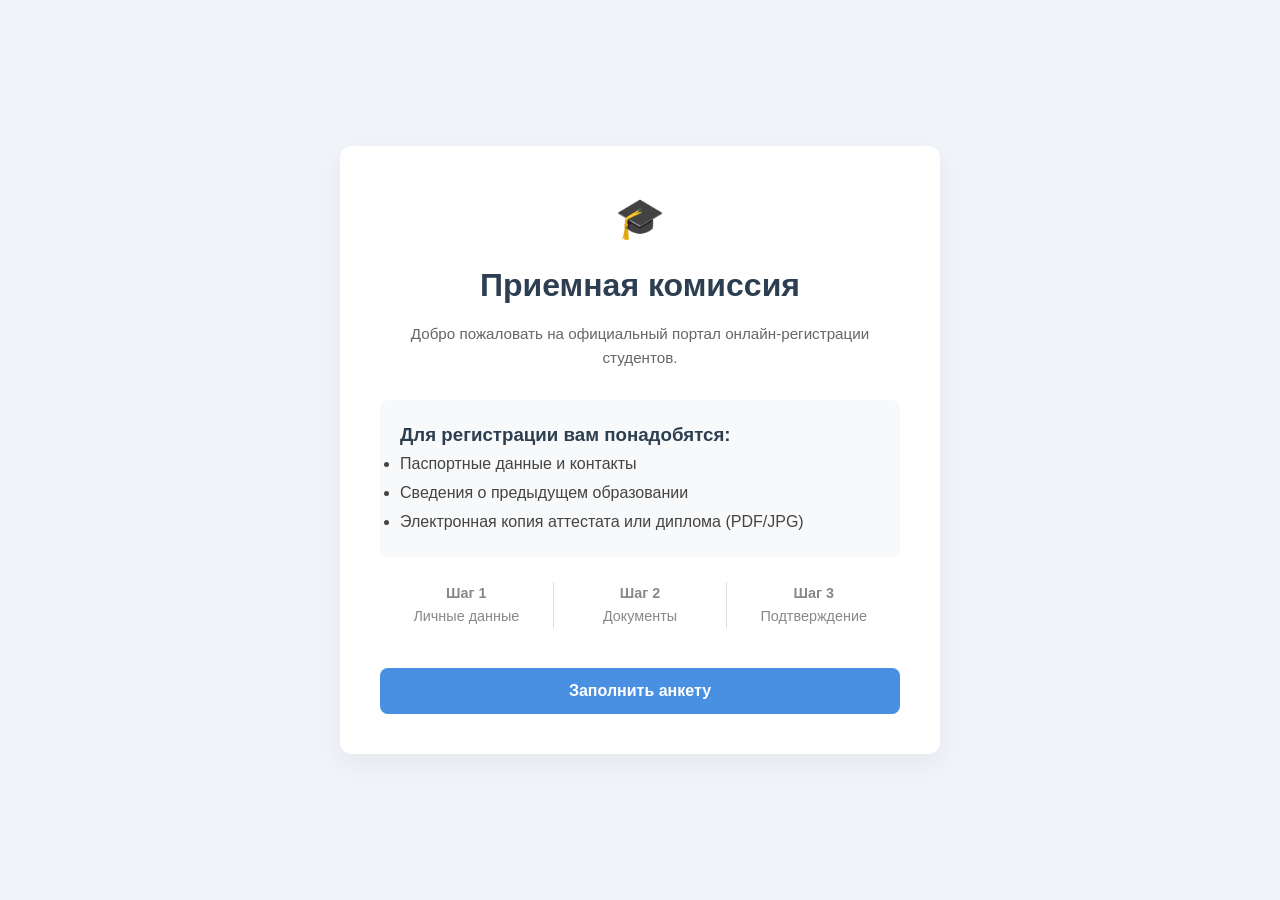
<file: index.html>
<!DOCTYPE html>
<html lang="ru">
<head>
    <meta charset="UTF-8">
    <meta name="viewport" content="width=device-width, initial-scale=1.0">
    <title>Портал регистрации студентов</title>
    <link rel="stylesheet" href="style.css">
</head>
<body>
    <div class="container" style="max-width: 600px;">
        <header style="text-align: center; margin-bottom: 30px;">
            <div class="logo" style="font-size: 40px; margin-bottom: 10px;">🎓</div>
            <h1>Приемная комиссия</h1>
            <p style="color: #666;">Добро пожаловать на официальный портал онлайн-регистрации студентов.</p>
        </header>

        <main>
            <section class="info-section" style="background: #f8f9fa; padding: 20px; border-radius: 8px; margin-bottom: 25px;">
                <h3>Для регистрации вам понадобятся:</h3>
                <ul style="line-height: 1.8; color: #444;">
                    <li>Паспортные данные и контакты</li>
                    <li>Сведения о предыдущем образовании</li>
                    <li>Электронная копия аттестата или диплома (PDF/JPG)</li>
                </ul>
            </section>

            <div class="steps-preview" style="display: flex; justify-content: space-between; margin-bottom: 30px; font-size: 0.9em; color: #888;">
                <div style="text-align: center; flex: 1;">
                    <div style="font-weight: bold;">Шаг 1</div>
                    Личные данные
                </div>
                <div style="text-align: center; flex: 1; border-left: 1px solid #ddd; border-right: 1px solid #ddd;">
                    <div style="font-weight: bold;">Шаг 2</div>
                    Документы
                </div>
                <div style="text-align: center; flex: 1;">
                    <div style="font-weight: bold;">Шаг 3</div>
                    Подтверждение
                </div>
            </div>

            <button type="button" class="btn-next" onclick="startRegistration()">
                Заполнить анкету
            </button>
        </main>
    </div>

    <script>
        function startRegistration() {
            // Очистка старых данных перед началом новой сессии
            sessionStorage.clear();
            window.location.href = 'step1.html';
        }
    </script>
</body>
</html>
</file>
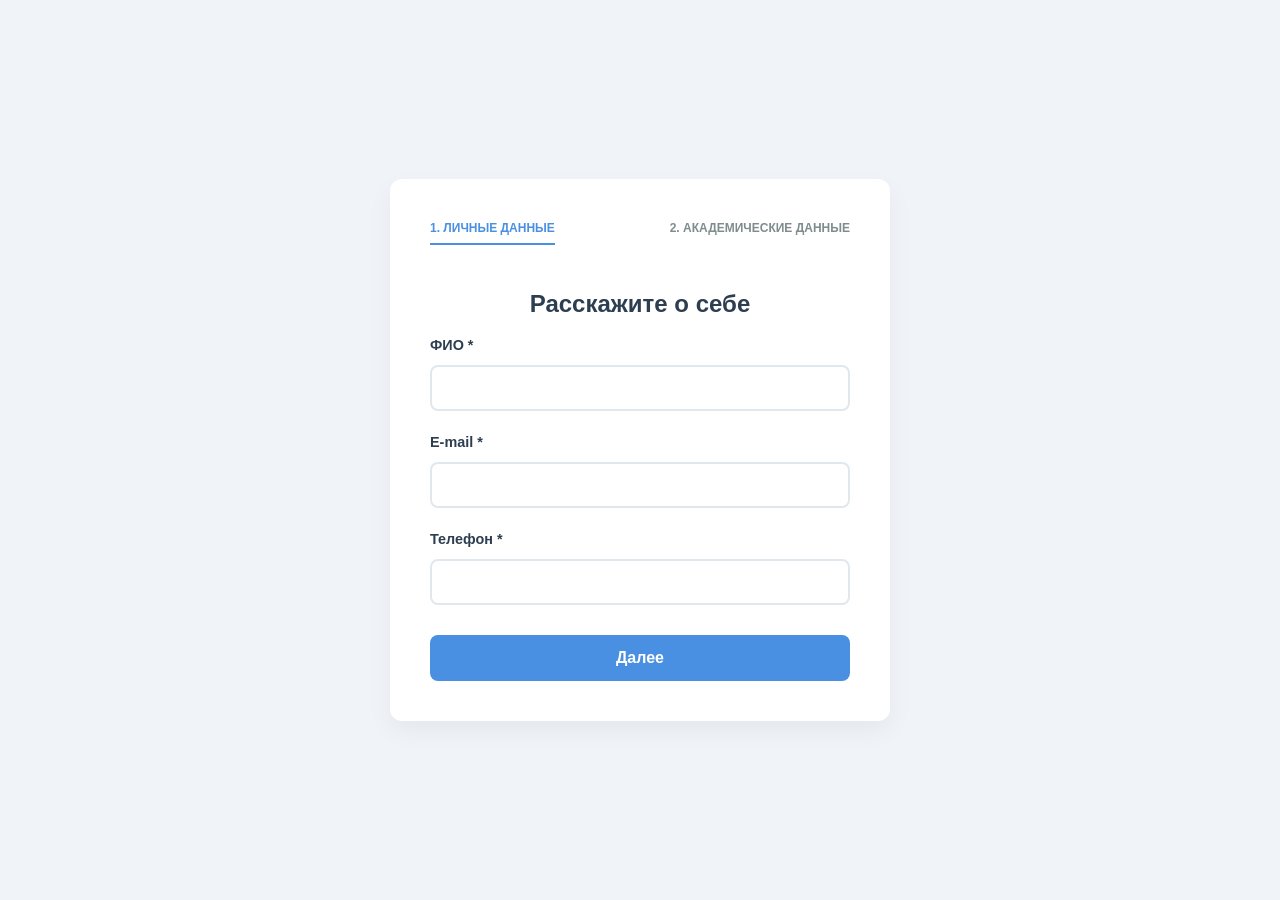
<file: step1.html>
<!DOCTYPE html>
<html lang="ru">
<head>
    <meta charset="UTF-8">
    <meta name="viewport" content="width=device-width, initial-scale=1.0">
    <title>Регистрация</title>
    <link rel="stylesheet" href="style.css">
</head>
<body>
    <div class="container">
        <!-- Индикатор прогресса -->
        <div class="progress-bar">
            <div class="step active">1. Личные данные</div>
            <div class="step">2. Академические данные</div>
        </div>

        <form id="step1-form">
            <h2>Расскажите о себе</h2>
            <!-- используем required, чтобы система не принимала пустые поля -->
            <div class="form-group">
                <label for="fullName">ФИО *</label>
                <input type="text" id="fullName" required>
            </div>

            <div class="form-group">
                <label for="email">E-mail *</label>
                <input type="email" id="email" required>
            </div>

            <div class="form-group">
                <label for="phone">Телефон *</label>
                <input type="tel" id="phone" required>
            </div>

            <button type="submit" class="btn-next">Далее</button>
        </form>
    </div>

    <script src="validation.js"></script>
    <script src="state.js"></script>
</body>
</html>
</file>
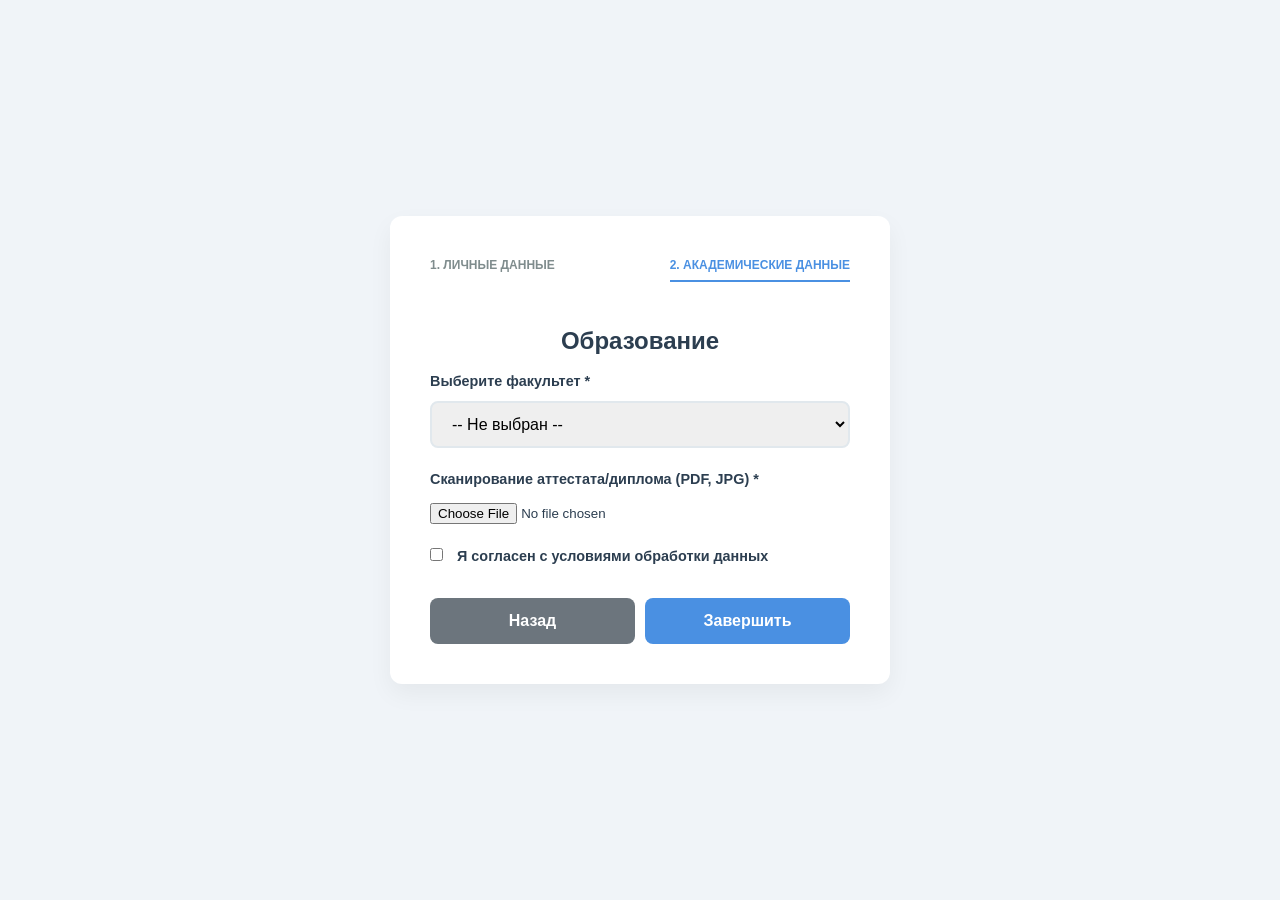
<file: step2.html>
<!DOCTYPE html>
<html lang="ru">
<head>
    <meta charset="UTF-8">
    <meta name="viewport" content="width=device-width, initial-scale=1.0">
    <title>Регистрация</title>
    <link rel="stylesheet" href="style.css">
</head>
<body>
    <div class="container">
        <div class="progress-bar">
            <div class="step">1. Личные данные</div>
            <div class="step active">2. Академические данные</div>
        </div>

        <form id="step2-form">
            <h2>Образование</h2>
            
            <div class="form-group">
                <label for="faculty">Выберите факультет *</label>
                <select id="faculty" required>
                    <option value="">-- Не выбран --</option>
                    <option value="it">Информационные технологии</option>
                    <option value="economics">Экономика и менеджмент</option>
                    <option value="design">Дизайн и архитектура</option>
                    <option value="oil">Нефтегазовая промышленность</option>
                    <option value="analytics">Аналитика</option>
                </select>
            </div>

            <div class="form-group">
                <label for="diploma">Сканирование аттестата/диплома (PDF, JPG) *</label>
                <input type="file" id="diploma" accept=".pdf, .jpg, .jpeg" required>
            </div>

            <div class="form-group">
                <label>
                    <input type="checkbox" id="terms" required> 
                    Я согласен с условиями обработки данных
                </label>
            </div>

            <div style="display: flex; gap: 10px;">
                <button type="button" class="btn-next" style="background:#6c757d" onclick="location.href='step1.html'">Назад</button>
                <button type="submit" class="btn-next">Завершить</button>
            </div>
        </form>
    </div>
    <script src="state.js"></script>
</body>
</html>
</file>
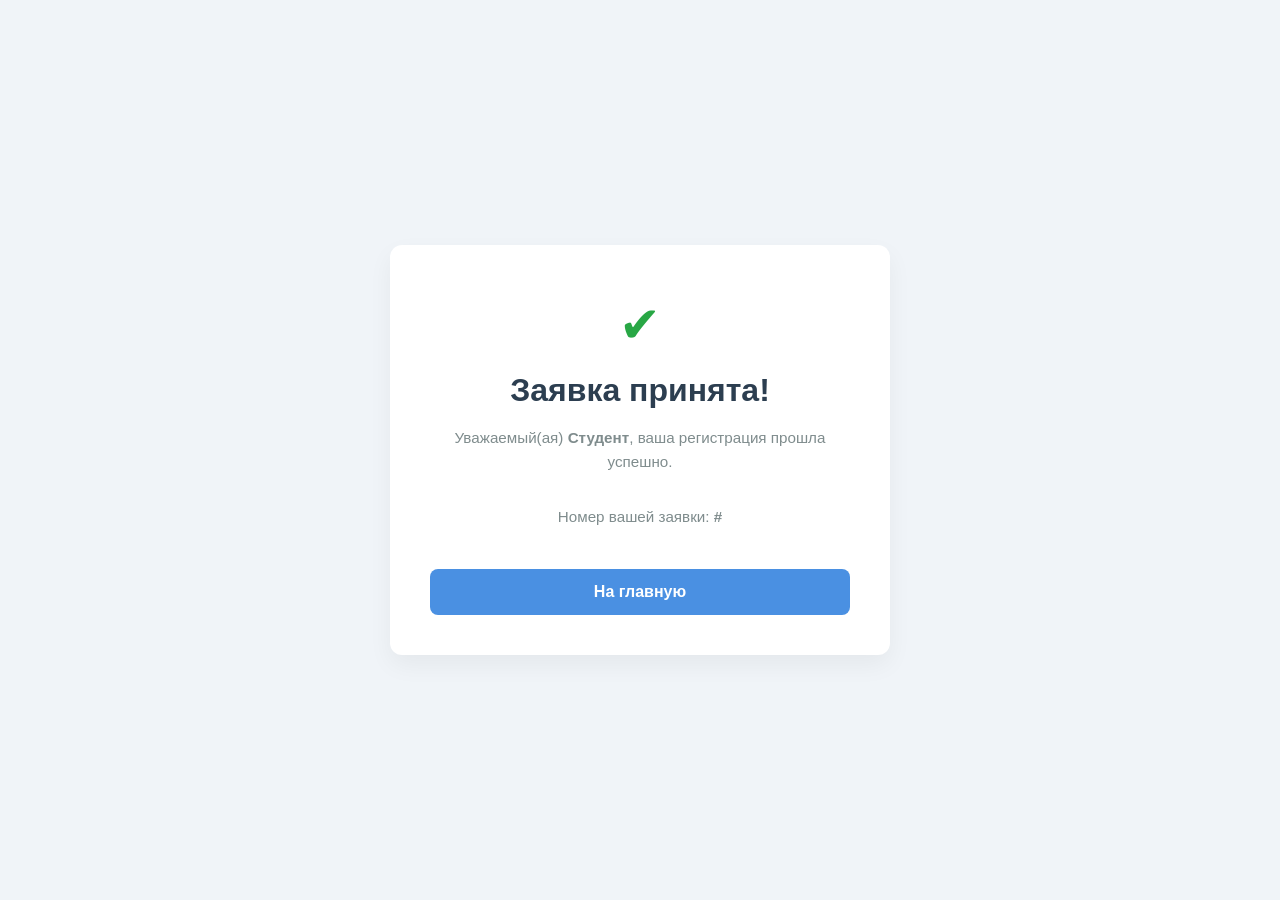
<file: success.html>
<!DOCTYPE html>
<html lang="ru">
<head>
    <meta charset="UTF-8">
    <meta name="viewport" content="width=device-width, initial-scale=1.0">
    <title>Успешная регистрация</title>
    <link rel="stylesheet" href="style.css">
</head>
<body>
    <div class="container" style="text-align: center;">
        <div style="font-size: 50px; color: #28a745;">✔</div>
        <h1>Заявка принята!</h1>
        <p>Уважаемый(ая) <strong id="userName">Студент</strong>, ваша регистрация прошла успешно.</p>
        <p>Номер вашей заявки: <strong>#<span id="appId"></span></strong></p>
        <button class="btn-next" onclick="sessionStorage.clear(); location.href='index.html'">На главную</button>
    </div>

    <script>
        const data = JSON.parse(sessionStorage.getItem('studentData'));
        if (data) {
            document.getElementById('userName').textContent = data.fullName;
            document.getElementById('appId').textContent = Math.floor(Math.random() * 100000);
        }
    </script>
</body>
</html>
</file>
<file: style.css>
/* Переменные для удобного управления цветами */
:root {
    --primary-color: #4a90e2;    /* Дружелюбный синий */
    --secondary-color: #f0f4f8;  /* Светло-голубой фон */
    --success-color: #27ae60;    /* Зеленый для успеха */
    --text-dark: #2c3e50;        /* Почти черный для текста */
    --text-light: #7f8c8d;       /* Серый для описаний */
    --white: #ffffff;
    --border-radius: 12px;
    --transition: all 0.3s ease;
}

* {
    box-sizing: border-box;
    margin: 0;
    padding: 0;
}

body {
    font-family: 'Inter', -apple-system, BlinkMacSystemFont, "Segoe UI", Roboto, sans-serif;
    background-color: var(--secondary-color);
    color: var(--text-dark);
    line-height: 1.6;
    display: flex;
    justify-content: center;
    align-items: center;
    min-height: 100vh;
    padding: 20px;
}

/* Контейнер-карточка */
.container {
    background: var(--white);
    max-width: 500px;
    width: 100%;
    padding: 40px;
    border-radius: var(--border-radius);
    box-shadow: 0 10px 25px rgba(0, 0, 0, 0.05);
    animation: fadeIn 0.5s ease-in-out;
}

@keyframes fadeIn {
    from { opacity: 0; transform: translateY(10px); }
    to { opacity: 1; transform: translateY(0); }
}

/* Заголовки */
h1, h2 {
    margin-bottom: 10px;
    font-weight: 700;
    text-align: center;
    color: var(--text-dark);
}

p {
    text-align: center;
    color: var(--text-light);
    margin-bottom: 30px;
    font-size: 0.95rem;
}

/* Прогресс-бар */
.progress-bar {
    display: flex;
    justify-content: space-between;
    margin-bottom: 40px;
    position: relative;
}

.step {
    font-size: 0.75rem;
    font-weight: 600;
    text-transform: uppercase;
    color: var(--text-light);
    position: relative;
    z-index: 1;
    padding-bottom: 5px;
}

.step.active {
    color: var(--primary-color);
    border-bottom: 2px solid var(--primary-color);
}

/* Поля ввода */
.form-group {
    margin-bottom: 20px;
}

.form-group label {
    display: block;
    margin-bottom: 8px;
    font-size: 0.9rem;
    font-weight: 600;
}

input[type="text"],
input[type="email"],
input[type="tel"],
select {
    width: 100%;
    padding: 12px 16px;
    border: 2px solid #e1e8ed;
    border-radius: 8px;
    font-size: 1rem;
    transition: var(--transition);
    outline: none;
}

input:focus, select:focus {
    border-color: var(--primary-color);
    box-shadow: 0 0 0 4px rgba(74, 144, 226, 0.1);
}

/* Кнопки */
.btn-next {
    width: 100%;
    padding: 14px;
    background-color: var(--primary-color);
    color: white;
    border: none;
    border-radius: 8px;
    font-size: 1rem;
    font-weight: 600;
    cursor: pointer;
    transition: var(--transition);
    margin-top: 10px;
}

.btn-next:hover {
    background-color: #357abd;
    transform: translateY(-1px);
    box-shadow: 0 4px 12px rgba(74, 144, 226, 0.2);
}

.btn-next:active {
    transform: translateY(0);
}

/* Стили для чекбоксов */
.form-group label input[type="checkbox"] {
    margin-right: 10px;
}

/* Стили для страницы успеха */
.success-icon {
    width: 80px;
    height: 80px;
    background: #e8f5e9;
    color: var(--success-color);
    border-radius: 50%;
    display: flex;
    justify-content: center;
    align-items: center;
    font-size: 40px;
    margin: 0 auto 20px;
}

/* Адаптивность к ширине экрана */
@media (max-width: 480px) {
    .container {
        padding: 20px;
    }
}
</file>
